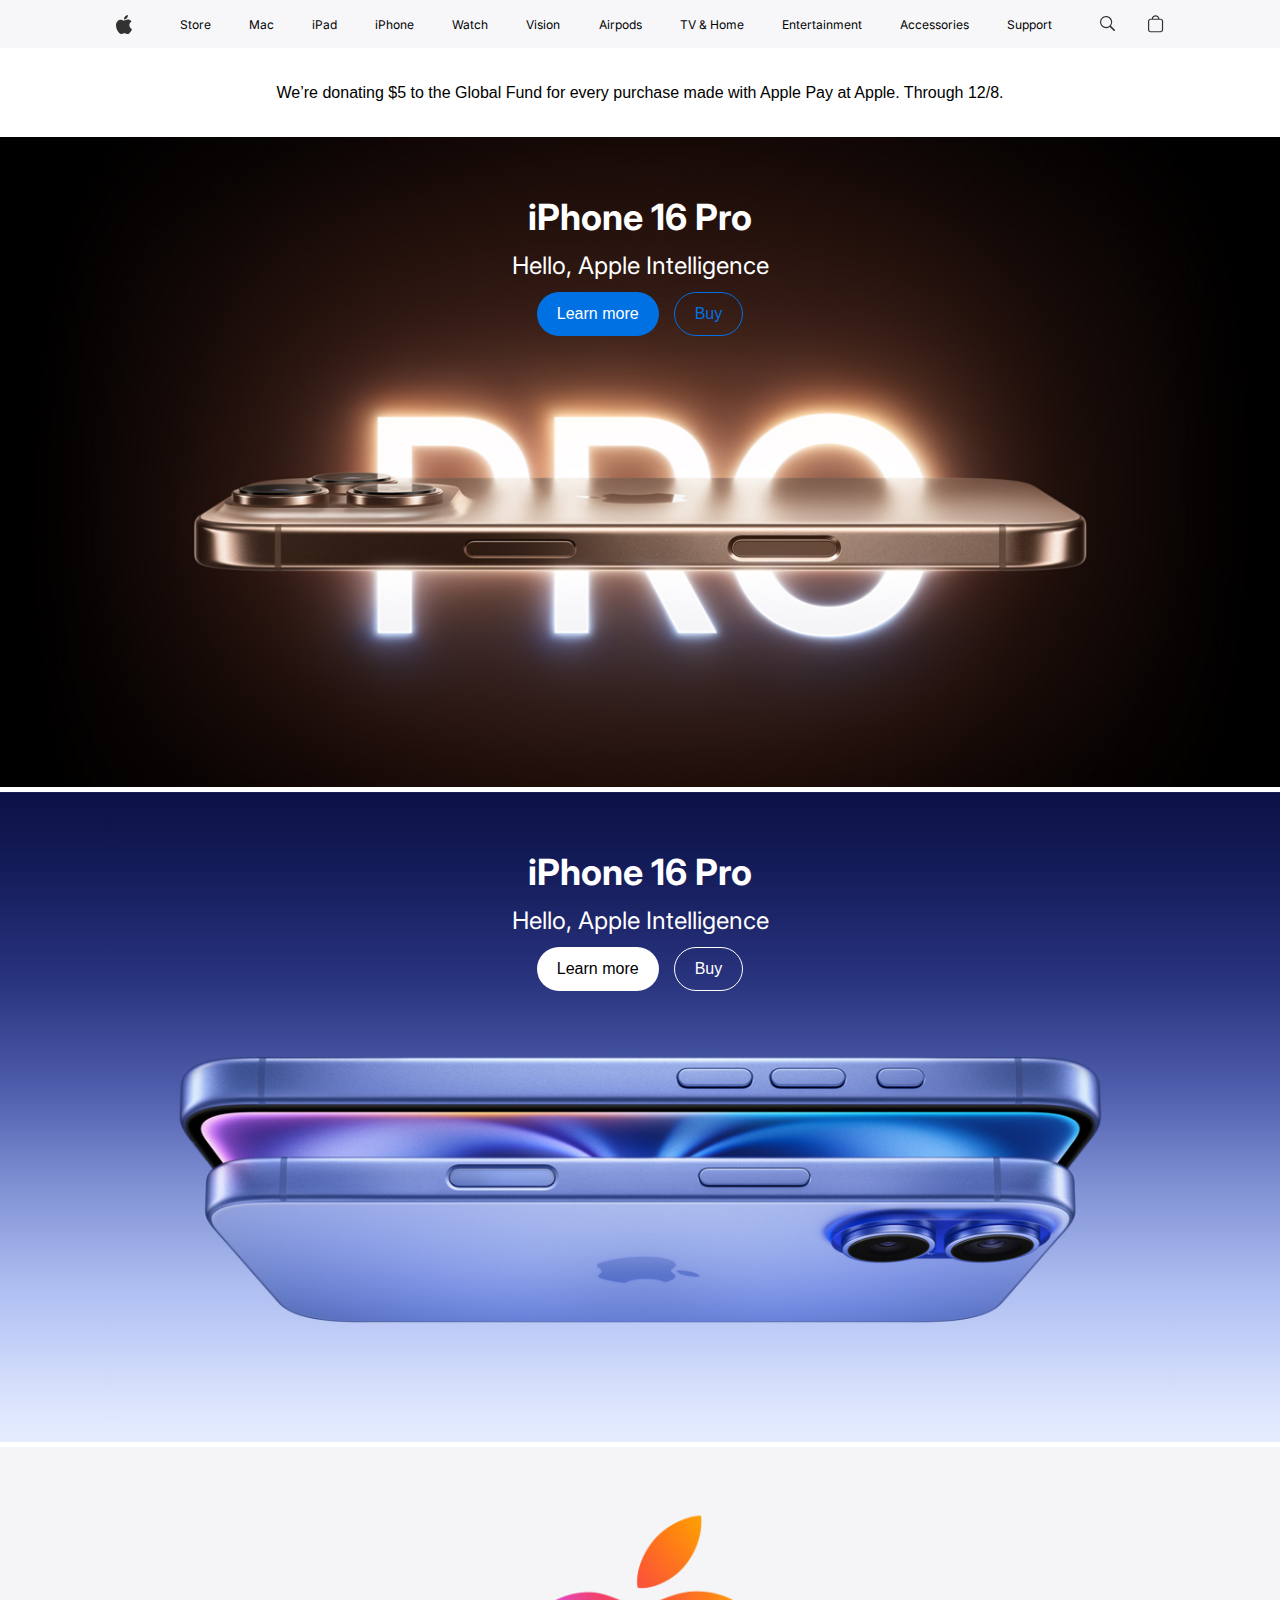
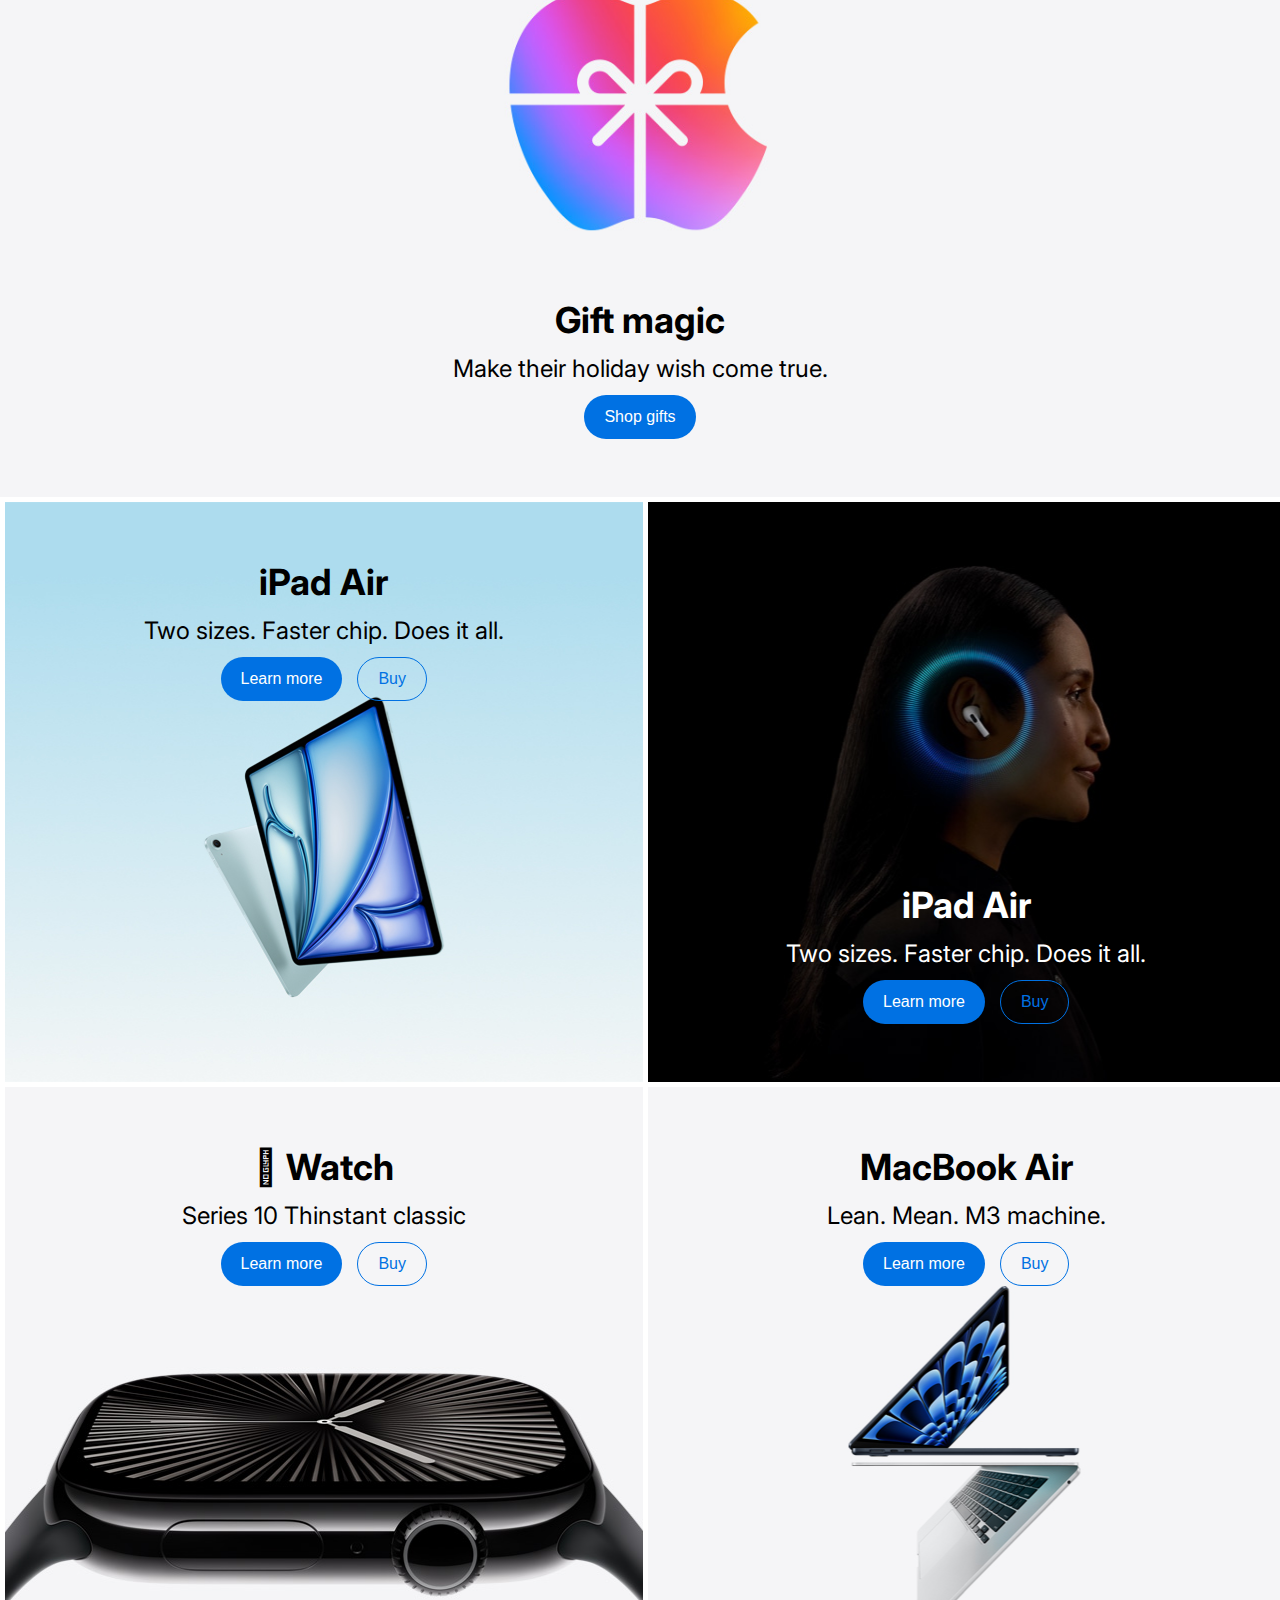
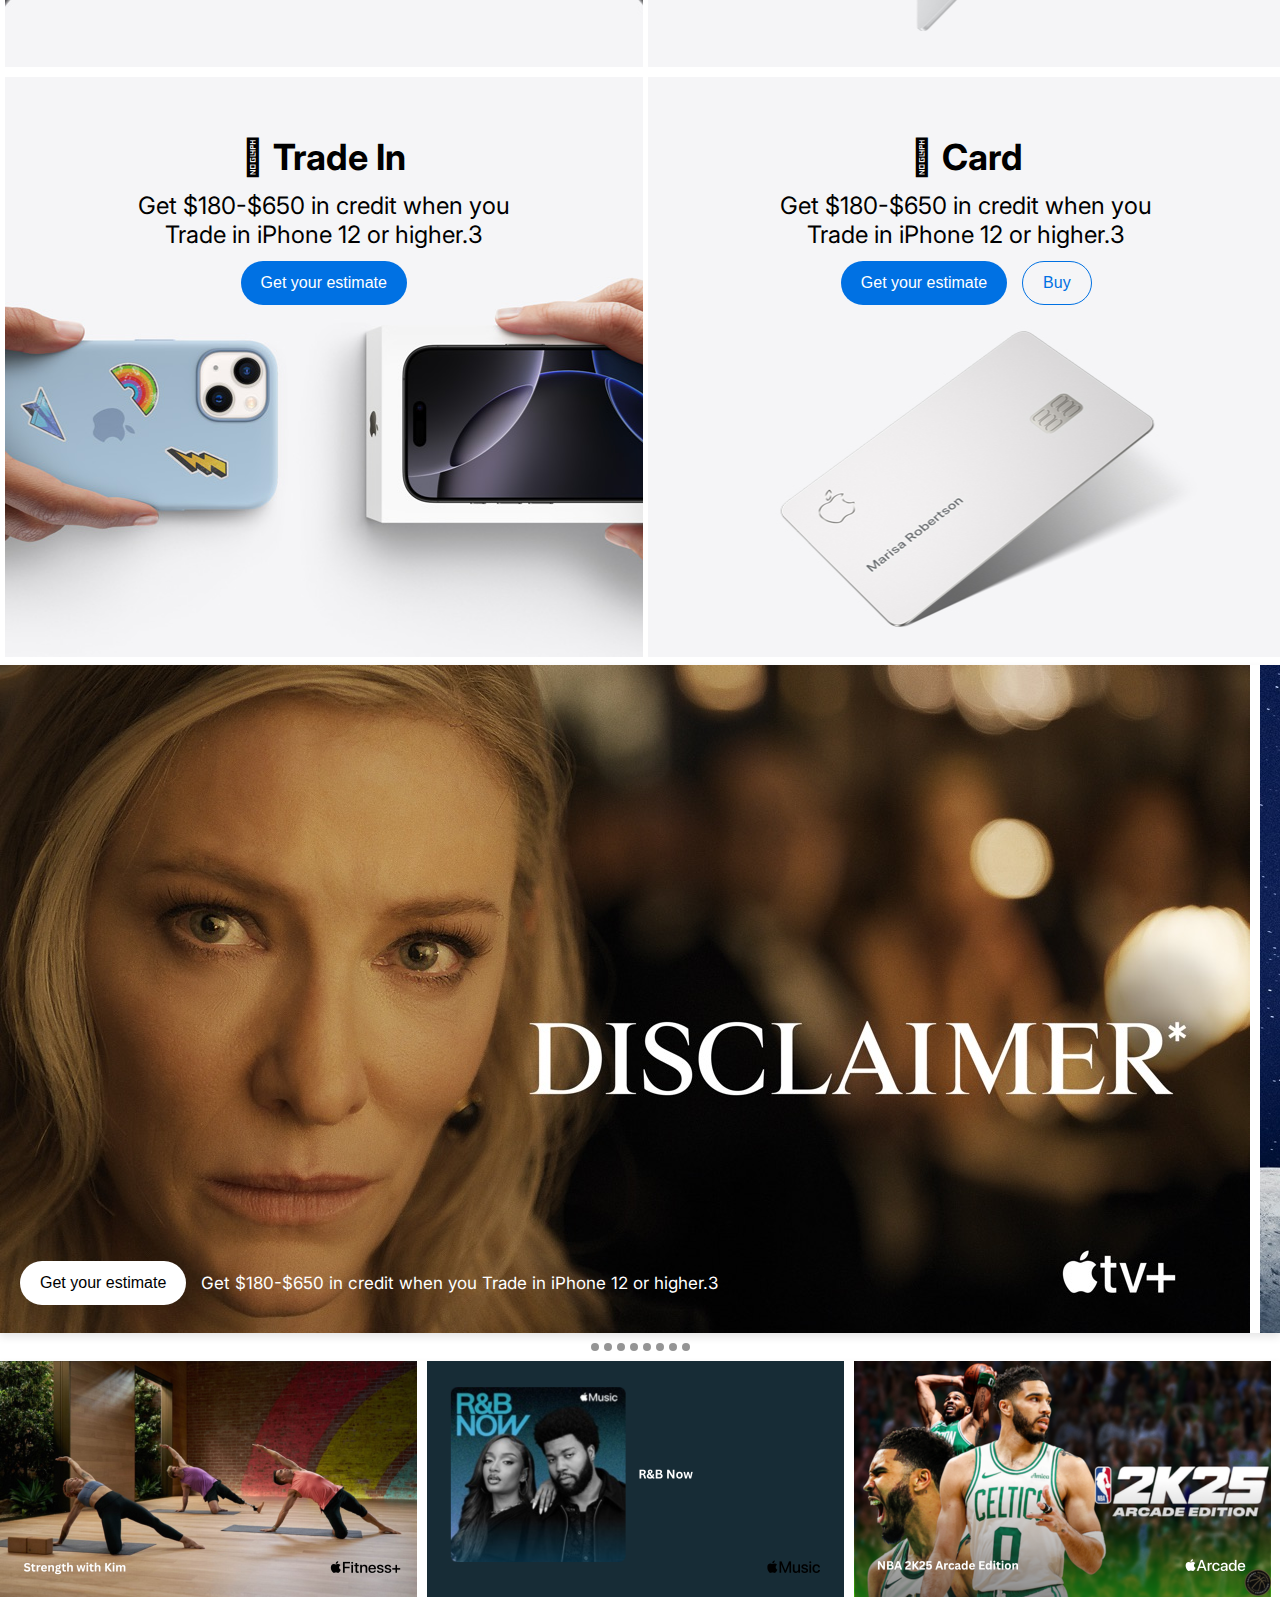
<file: index.html>
<!DOCTYPE html>
<html lang="en">
  <head>
    <meta charset="UTF-8" />
    <meta name="viewport" content="width=device-width, initial-scale=1.0" />
    <title>Apple</title>
    <link rel="stylesheet" href="style.css" />
  </head>
  <body>
    <!-- <h1 class="gradient-text">Gradient Text</h1> -->
    <nav class="navigation-2">
      <div class="navigation">
        <div class="nav_48">
          <img
            src="./apple_images/logo.svg"
            alt="logo"
            width="16px"
            height="19px"
          />
        </div>
        <div class="navigation_items font">
          <a href="./store.html">Store</a>
          <div>Mac</div>
          <div>iPad</div>
          <div>iPhone</div>
          <div>Watch</div>
          <div>Vision</div>
          <div>Airpods</div>
          <div>TV & Home</div>
          <div>Entertainment</div>
          <div>Accessories</div>
          <div>Support</div>
        </div>
        <div class="nav_end">
          <div class="nav_48">
            <img
              src="./apple_images/Vector.svg"
              alt="search"
              width="16.05px"
              height="16.03px"
            />
          </div>
          <div class="nav_48">
            <img
              src="./apple_images/h_vector.svg"
              alt="bag"
              width="15.12px"
              height="17.6px"
            />
          </div>
          <div class="hamburger">
            <div class="nav_48">
              <a href="./store.html"
                ><img src="./apple_images/SVG.svg" alt="ham"
              /></a>
            </div>
          </div>
        </div>
      </div>
    </nav>
    <div class="text">
      <p>
        We’re donating $5 to the Global Fund for every purchase made with
        Apple Pay at Apple. Through 12/8.
      </p>
    </div>
    <style></style>
    <main>
      <div
        class="m_zurag"
        style="
          --mobile-img: url('./apple_images/Figure@2x.png');
          --tablet-img: url('./apple_images/first-tablet.png');
          --desktop-img: url('./apple_images/first-desktop.png');
        "
      >
        <div class="text-item font text-m-end text-t-start text-d-start">
          <h2>iPhone 16 Pro</h2>
          <p>Hello, Apple Intelligence</p>
          <div class="buttons">
            <button class="button_lm">Learn more</button
            ><button class="button_buy">Buy</button>
          </div>
        </div>
      </div>
      <div
        class="m_zurag"
        style="
          --mobile-img: url('./apple_images/second-mobile.png');
          --tablet-img: url('./apple_images/second-tablet.png');
          --desktop-img: url('./apple_images/second-desktop.png');
        "
      >
        <div class="text-item font text-m-start text-t-start text-d-start">
          <h2>iPhone 16 Pro</h2>
          <p>Hello, Apple Intelligence</p>
          <div class="buttons">
            <button class="button_lm black ba_white">Learn more</button
            ><button class="button_buy bo_white">Buy</button>
          </div>
        </div>
      </div>
      <div
        class="m_zurag gift"
        style="
          --mobile-img: url('./apple_images/second-mobile.png');
          --tablet-img: url('./apple_images/second-tablet.png');
          --desktop-img: url('./apple_images/second_half_desktop.png');
        "
      >
        <div class="text-item font black text-d-end">
          <h2>Gift magic</h2>
          <p>Make their holiday wish come true.</p>
          <div class="buttons">
            <button class="button_lm">Shop gifts</button>
          </div>
        </div>
      </div>
      <div class="width_50">
        <div
          class="m_zurag ipad"
          style="
            --mobile-img: url('./apple_images/guraw_mobile.png');
            --tablet-img: url('./apple_images/guraw_tablet.png');
            --desktop-img: url('./apple_images/guraw_desktop.png');
          "
        >
          <div
            class="text-item font text-m-start text-t-start text-d-start black"
          >
            <h2>iPad Air</h2>
            <p>Two sizes. Faster chip. Does it all.</p>
            <div class="buttons">
              <button class="button_lm">Learn more</button
              ><button class="button_buy">Buy</button>
            </div>
          </div>
        </div>
        <div
          class="m_zurag airpod2"
          style="
            --mobile-img: url('./apple_images/guraw_mobile.png');
            --tablet-img: url('./apple_images/guraw_tablet.png');
            --desktop-img: url('./apple_images/airpod2_desktop.png');
          "
        >
          <div class="text-item font text-m-start text-t-start text-d-end">
            <h2>iPad Air</h2>
            <p>Two sizes. Faster chip. Does it all.</p>
            <div class="buttons">
              <button class="button_lm">Learn more</button
              ><button class="button_buy">Buy</button>
            </div>
          </div>
        </div>
      </div>
      <div class="width_50-1">
        <div
          class="m_zurag airpod4"
          style="
            --mobile-img: url('./apple_images/airpod4_mobile.png');
            --tablet-img: url('./apple_images/airpod4_tablet.png');
            --desktop-img: url('./apple_images/airpod2_desktop.png');
          "
        >
          <div class="text-item font text-m-end text-t-end text-d-end">
            <h2>Airpod 4</h2>
            <p>Two sizes. Faster chip. Does it all.</p>
            <div class="buttons">
              <button class="button_lm">Learn more</button
              ><button class="button_buy">Buy</button>
            </div>
          </div>
        </div>
        <div
          class="m_zurag watch"
          style="
            --mobile-img: url('./apple_images/watch_mobile.png');
            --tablet-img: url('./apple_images/watch_tablet.png');
            --desktop-img: url('./apple_images/watch_desktop.png');
          "
        >
          <div
            class="text-item black font text-m-start text-t-start text-d-start"
          >
            <h2> Watch</h2>
            <p>Series 10 Thinstant classic</p>
            <div class="buttons">
              <button class="button_lm">Learn more</button
              ><button class="button_buy">Buy</button>
            </div>
          </div>
        </div>
        <div
          class="m_zurag watch"
          style="
            --mobile-img: url('./apple_images/mac_mobile.png');
            --tablet-img: url('./apple_images/mac_tablet.png');
            --desktop-img: url('./apple_images/mac_desktop.png');
          "
        >
          <div
            class="text-item black font text-m-start text-t-start text-d-start"
          >
            <h2>MacBook Air</h2>
            <p>Lean. Mean. M3 machine.</p>
            <div class="buttons">
              <button class="button_lm">Learn more</button
              ><button class="button_buy">Buy</button>
            </div>
          </div>
        </div>
        <div
          class="m_zurag buss"
          style="
            --mobile-img: url('./apple_images/bussiness_mobile.png');
            --tablet-img: url('./apple_images/bussiness_tablet.png');
            --desktop-img: url('./apple_images/mac_desktop.png');
          "
        >
          <div
            class="text-item max-width black font text-m-start text-t-start text-d-start"
          >
            <h2>Apple for Small Bussiness</h2>
            <p>Hardware, software, and expert help - all in one place.</p>
            <div class="buttons">
              <button class="button_lm">Learn more</button>
            </div>
          </div>
        </div>
        <div
          class="m_zurag buss"
          style="
            --mobile-img: url('./apple_images/carrier_mobile.png');
            --tablet-img: url('./apple_images/carrier_tablet.png\'');
            --desktop-img: url('./apple_images/mac_desktop.png');
          "
        >
          <div
            class="text-item max-width black font text-m-end text-t-end text-d-end"
          >
            <h2>Carrier deals at Apple</h2>
            <p>
              Get up to $1000 in credit on a new iPhone. Trade-in may be
              required.
            </p>
            <div class="buttons">
              <button class="button_lm">Learn more</button>
            </div>
          </div>
        </div>
        <div
          class="m_zurag watch"
          style="
            --mobile-img: url('./apple_images/trade_mobile.png');
            --tablet-img: url('./apple_images/trade_tablet.png');
            --desktop-img: url('./apple_images/trade_desktop.png');
          "
        >
          <div
            class="text-item max-width black font text-m-start text-t-start text-d-start"
          >
            <h2> Trade In</h2>
            <p>
              Get $180-$650 in credit when you Trade in iPhone 12 or higher.3
            </p>
            <div class="buttons">
              <button class="button_lm">Get your estimate</button>
            </div>
          </div>
        </div>
        <div
          class="m_zurag card"
          style="
            --mobile-img: url('./apple_images/trade_mobile.png');
            --tablet-img: url('./apple_images/trade_tablet.png');
            --desktop-img: url('./apple_images/card_desktop.png');
          "
        >
          <div
            class="text-item max-width black font text-m-start text-t-start text-d-start"
          >
            <h2> Card</h2>
            <p>
              Get $180-$650 in credit when you Trade in iPhone 12 or higher.3
            </p>
            <div class="buttons">
              <button class="button_lm">Get your estimate</button
              ><button class="button_buy">Buy</button>
            </div>
          </div>
        </div>
      </div>
      <!-- ============================================================================ -->
      <!-- SCROLL -->
      <div class="scroller">
        <div class="scroller__inner">
          <div
            class="scroll-item"
            id="1"
            style="
              --mobile-img: url('./apple_images/scroll1_mobile.png');
              --tablet-img: url('./apple_images/scroll1_tablet.png');
              --desktop-img: url('./apple_images/scroll1_desktop.png');
            "
          >
            <div class="text-item-scroll font text-end">
              <div class="buttons">
                <button class="button_lm ba_white black">
                  Get your estimate
                </button>
                <p class="white start">
                  Get $180-$650 in credit when you Trade in iPhone 12 or
                  higher.3
                </p>
              </div>
            </div>
          </div>
          <div
            class="scroll-item"
            id="2"
            style="
              --mobile-img: url('./apple_images/scroll2_mobile.png');
              --tablet-img: url('./apple_images/scroll2_tablet.png');
              --desktop-img: url('./apple_images/scroll2_desktop.png');
            "
          >
            <div class="text-item-scroll font text-end">
              <div class="buttons">
                <button class="button_lm ba_white black">
                  Get your estimate
                </button>
                <p class="white start button_size14">
                  Get $180-$650 in credit when you Trade in iPhone 12 or
                  higher.3
                </p>
              </div>
            </div>
          </div>
          <div
            class="scroll-item"
            id="3"
            style="
              --mobile-img: url('./apple_images/scroll3_mobile.png');
              --tablet-img: url('./apple_images/scroll3_tablet.png');
              --desktop-img: url('./apple_images/scroll3_desktop.png');
            "
          >
            <div class="text-item-scroll font text-end">
              <div class="buttons">
                <button class="button_lm ba_white black">
                  Get your estimate
                </button>
                <p class="white start">
                  Get $180-$650 in credit when you Trade in iPhone 12 or
                  higher.3
                </p>
              </div>
            </div>
          </div>
          <div
            class="scroll-item"
            id="4"
            style="
              --mobile-img: url('./apple_images/scroll4_mobile.png');
              --tablet-img: url('./apple_images/scroll4_tablet.png');
              --desktop-img: url('./apple_images/scroll4_desktop.png');
            "
          >
            <div class="text-item-scroll font text-end">
              <div class="buttons">
                <button class="button_lm ba_white black">
                  Get your estimate
                </button>
                <p class="white start">
                  Get $180-$650 in credit when you Trade in iPhone 12 or
                  higher.3
                </p>
              </div>
            </div>
          </div>
          <div
            class="scroll-item"
            id="5"
            style="
              --mobile-img: url('./apple_images/scroll5_mobile.png');
              --tablet-img: url('./apple_images/scroll5_tablet.png');
              --desktop-img: url('./apple_images/scroll1_desktop.png');
            "
          >
            <div class="text-item-scroll font text-end">
              <div class="buttons">
                <button class="button_lm ba_white black">
                  Get your estimate
                </button>
                <p class="white start">
                  Get $180-$650 in credit when you Trade in iPhone 12 or
                  higher.3
                </p>
              </div>
            </div>
          </div>
          <div
            class="scroll-item"
            id="6"
            style="
              --mobile-img: url('./apple_images/scroll6_mobile.png');
              --tablet-img: url('./apple_images/scroll6_tablet.png');
              --desktop-img: url('./apple_images/scroll2_desktop.png');
            "
          >
            <div class="text-item-scroll font text-end">
              <div class="buttons">
                <button class="button_lm ba_white black">
                  Get your estimate
                </button>
                <p class="white start">
                  Get $180-$650 in credit when you Trade in iPhone 12 or
                  higher.3
                </p>
              </div>
            </div>
          </div>
          <div
            class="scroll-item"
            id="7"
            style="
              --mobile-img: url('./apple_images/scroll7_mobile.png');
              --tablet-img: url('./apple_images/scroll7_tablet.png');
              --desktop-img: url('./apple_images/scroll3_desktop.png');
            "
          >
            <div class="text-item-scroll font text-end">
              <div class="buttons">
                <button class="button_lm ba_white black">
                  Get your estimate
                </button>
                <p class="white start">
                  Get $180-$650 in credit when you Trade in iPhone 12 or
                  higher.3
                </p>
              </div>
            </div>
          </div>
          <div
            class="scroll-item"
            id="8"
            style="
              --mobile-img: url('./apple_images/scroll8_mobile.png');
              --tablet-img: url('./apple_images/scroll8_tablet.png');
              --desktop-img: url('./apple_images/scroll4_desktop.png');
            "
          >
            <div class="text-item-scroll font text-end">
              <div class="buttons">
                <button class="button_lm ba_white black">
                  Get your estimate
                </button>
                <p class="white start button_size14">
                  Get $180-$650 in credit when you Trade in iPhone 12 or
                  higher.3
                </p>
              </div>
            </div>
          </div>
        </div>
      </div>
      <div class="bullets">
        <a href="#1" class="bullet"></a>
        <a href="#2" class="bullet"></a>
        <a href="#3" class="bullet"></a>
        <a href="#4" class="bullet"></a>
        <a href="#5" class="bullet"></a>
        <a href="#6" class="bullet"></a>
        <a href="#7" class="bullet"></a>
        <a href="#8" class="bullet"></a>
      </div>
      <div class="scroller2">
        <div class="scroller__inner2">
          <div
            class="scroll-item2"
            style="
              --mobile-img: url('./apple_images/scroll2-1_mobile.png.png');
              --tablet-img: url('./apple_images/scroll2-1_tablet.png.png');
              --desktop-img: url('./apple_images/scroll2-1_desktop.png.png');
            "
          ></div>
          <div
            class="scroll-item2"
            style="
              --mobile-img: url('./apple_images/scroll2-2_mobile.png.png');
              --tablet-img: url('./apple_images/scroll2-2_tablet.png.png');
              --desktop-img: url('./apple_images/scroll2-2_desktop.png.png');
            "
          ></div>
          <div
            class="scroll-item2"
            style="
              --mobile-img: url('./apple_images/scroll2-3_mobile.png.png');
              --tablet-img: url('./apple_images/scroll2-3_tablet.png.png');
              --desktop-img: url('./apple_images/scroll2-3_desktop.png.png');
            "
          ></div>
          <div
            class="scroll-item2"
            style="
              --mobile-img: url('./apple_images/scroll2-4_mobile.png.png');
              --tablet-img: url('./apple_images/scroll2-4_tablet.png.png');
              --desktop-img: url('./apple_images/scroll2-4_desktop.png.png');
            "
          ></div>
          <div
            class="scroll-item2"
            style="
              --mobile-img: url('./apple_images/scroll2-5_mobile.png.png');
              --tablet-img: url('./apple_images/scroll2-5_tablet.png.png');
              --desktop-img: url('./apple_images/scroll2-5_desktop.png.png');
            "
          ></div>
          <div
            class="scroll-item2"
            style="
              --mobile-img: url('./apple_images/scroll2-6_mobile.png.png');
              --tablet-img: url('./apple_images/scroll2-6_tablet.png.png');
              --desktop-img: url('./apple_images/scroll2-6_desktop.png.png');
            "
          ></div>
          <div
            class="scroll-item2"
            style="
              --mobile-img: url('./apple_images/scroll2-1_mobile.png.png');
              --tablet-img: url('./apple_images/scroll2-1_tablet.png.png');
              --desktop-img: url('./apple_images/scroll2-1_desktop.png.png');
            "
          ></div>
          <div
            class="scroll-item2"
            style="
              --mobile-img: url('./apple_images/scroll2-2_mobile.png.png');
              --tablet-img: url('./apple_images/scroll2-2_tablet.png.png');
              --desktop-img: url('./apple_images/scroll2-2_desktop.png.png');
            "
          ></div>
          <div
            class="scroll-item2"
            style="
              --mobile-img: url('./apple_images/scroll2-3_mobile.png.png');
              --tablet-img: url('./apple_images/scroll2-3_tablet.png.png');
              --desktop-img: url('./apple_images/scroll2-3_desktop.png.png');
            "
          ></div>
          <div
            class="scroll-item2"
            style="
              --mobile-img: url('./apple_images/scroll2-4_mobile.png.png');
              --tablet-img: url('./apple_images/scroll2-4_tablet.png.png');
              --desktop-img: url('./apple_images/scroll2-4_desktop.png.png');
            "
          ></div>
          <div
            class="scroll-item2"
            style="
              --mobile-img: url('./apple_images/scroll2-5_mobile.png.png');
              --tablet-img: url('./apple_images/scroll2-5_tablet.png.png');
              --desktop-img: url('./apple_images/scroll2-5_desktop.png.png');
            "
          ></div>
          <div
            class="scroll-item2"
            style="
              --mobile-img: url('./apple_images/scroll2-6_mobile.png.png');
              --tablet-img: url('./apple_images/scroll2-6_tablet.png.png');
              --desktop-img: url('./apple_images/scroll2-6_desktop.png.png');
            "
          ></div>
        </div>
      </div>
      <!-- <div class="footer">
        <p class="footer-f">
          1. Trade‑in values will vary based on the condition, year, and
          configuration of your eligible trade‑in device. Not all devices are
          eligible for credit. You must be at least the age of majority to be
          eligible to trade in for credit or for an Apple Gift Card. Trade‑in
          value may be applied toward qualifying new device purchase, or added
          to an Apple Gift Card. Actual value awarded is based on receipt of a
          qualifying device matching the description provided when estimate was
          made. Sales tax may be assessed on full value of a new device
          purchase. In‑store trade‑in requires presentation of a valid photo ID
          (local law may require saving this information). Offer may not be
          available in all stores and may vary between in‑store and online
          trade‑in. Some stores may have additional requirements. Apple or its
          trade‑in partners reserve the right to refuse, cancel, or limit
          quantity of any trade‑in transaction for any reason. More details are
          available from Apple’s trade-in partner for trade‑in and recycling of
          eligible devices. Restrictions and limitations may apply. To access
          and use all Apple Card features and products available only to Apple
          Card users, you must add Apple Card to Wallet on an iPhone or iPad
          that supports and has the latest version of iOS or iPadOS. Apple Card
          is subject to credit approval, available only for qualifying
          applicants in the United States, and issued by Goldman Sachs Bank USA,
          Salt Lake City Branch. Apple Payments Services LLC, a subsidiary of
          Apple Inc., is a service provider of Goldman Sachs Bank USA for Apple
          Card and Savings accounts. Neither Apple Inc. nor Apple Payments
          Services LLC is a bank. If you reside in the U.S. territories, please
          call Goldman Sachs at 877-255-5923 with questions about Apple Card.
          Learn more about how Apple Card applications are evaluated at
          support.apple.com/kb/HT209218. A subscription is required for Apple
          Arcade, Apple Fitness+, Apple Music, and Apple TV. Features are
          subject to change. Some features, applications, and services may not
          be available in all regions or all languages.
        </p>
      </div> -->
    </main>
  </body>
</html>
</file>
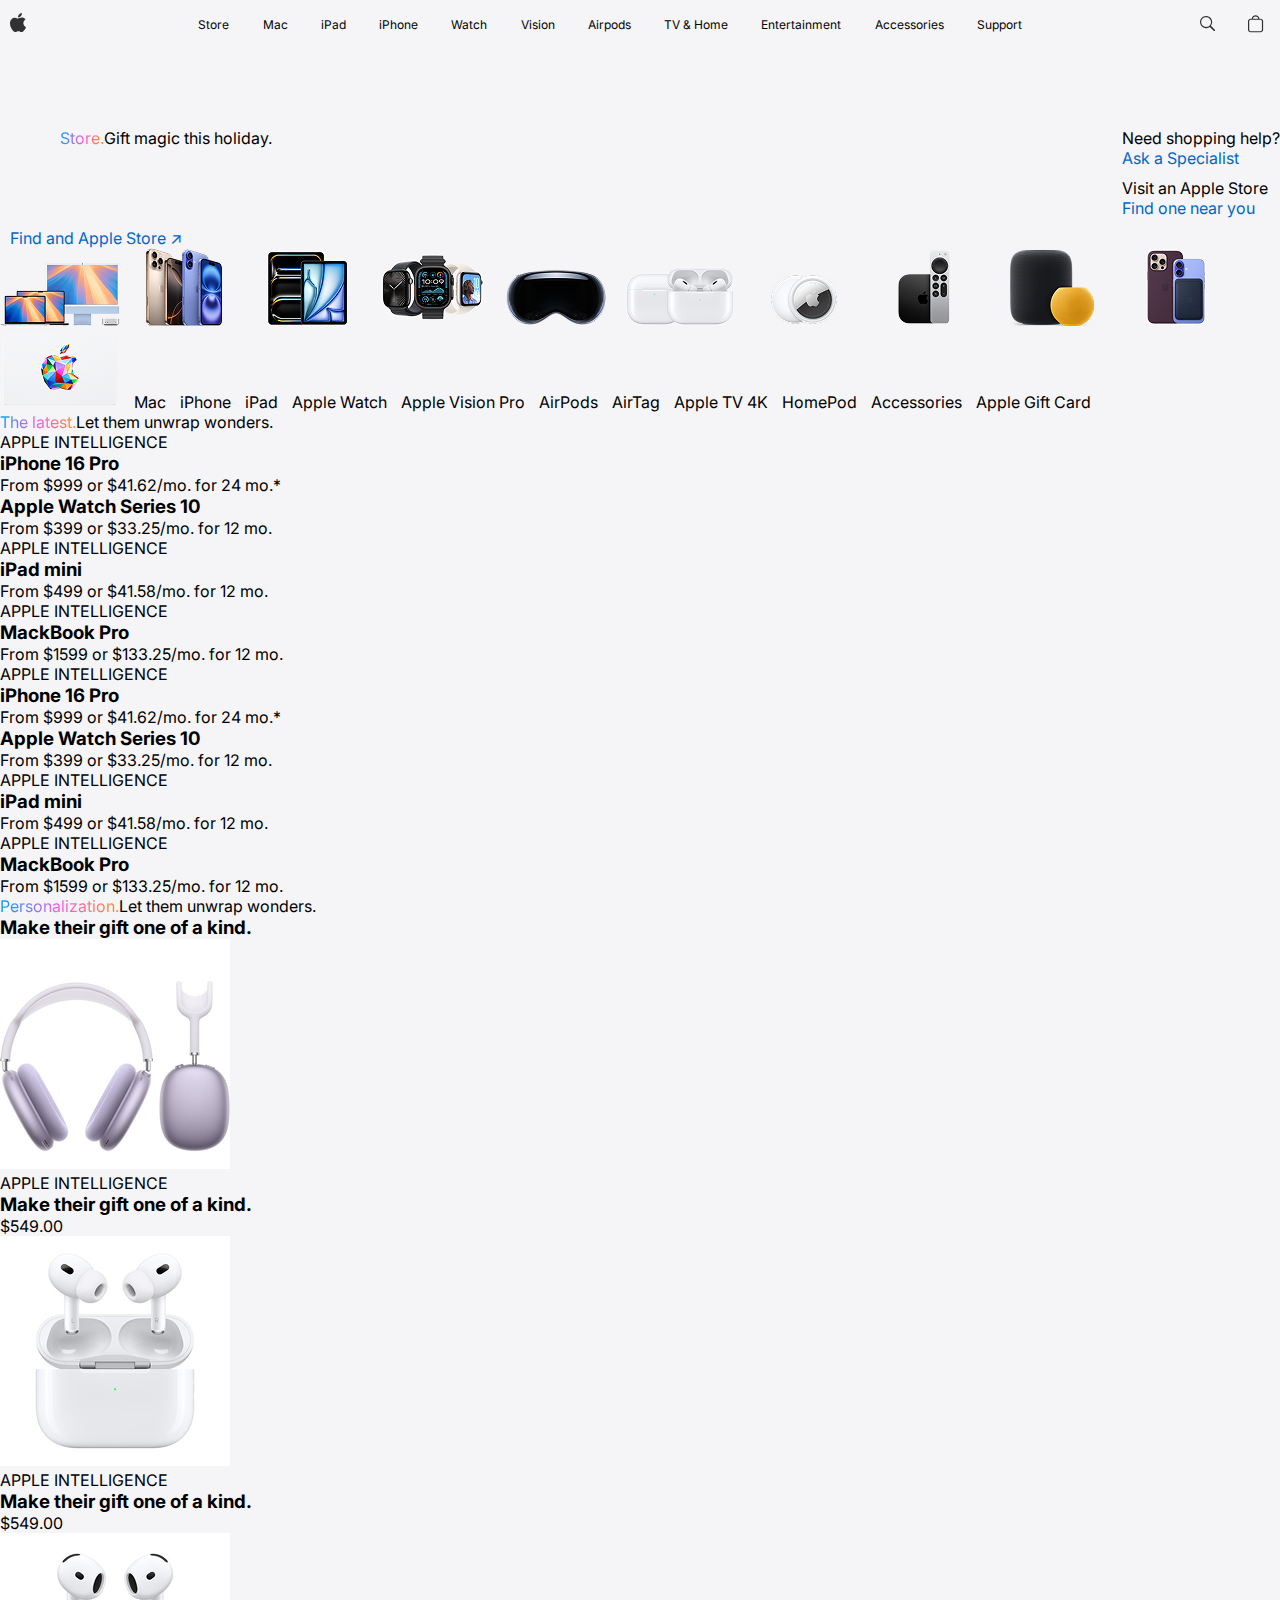
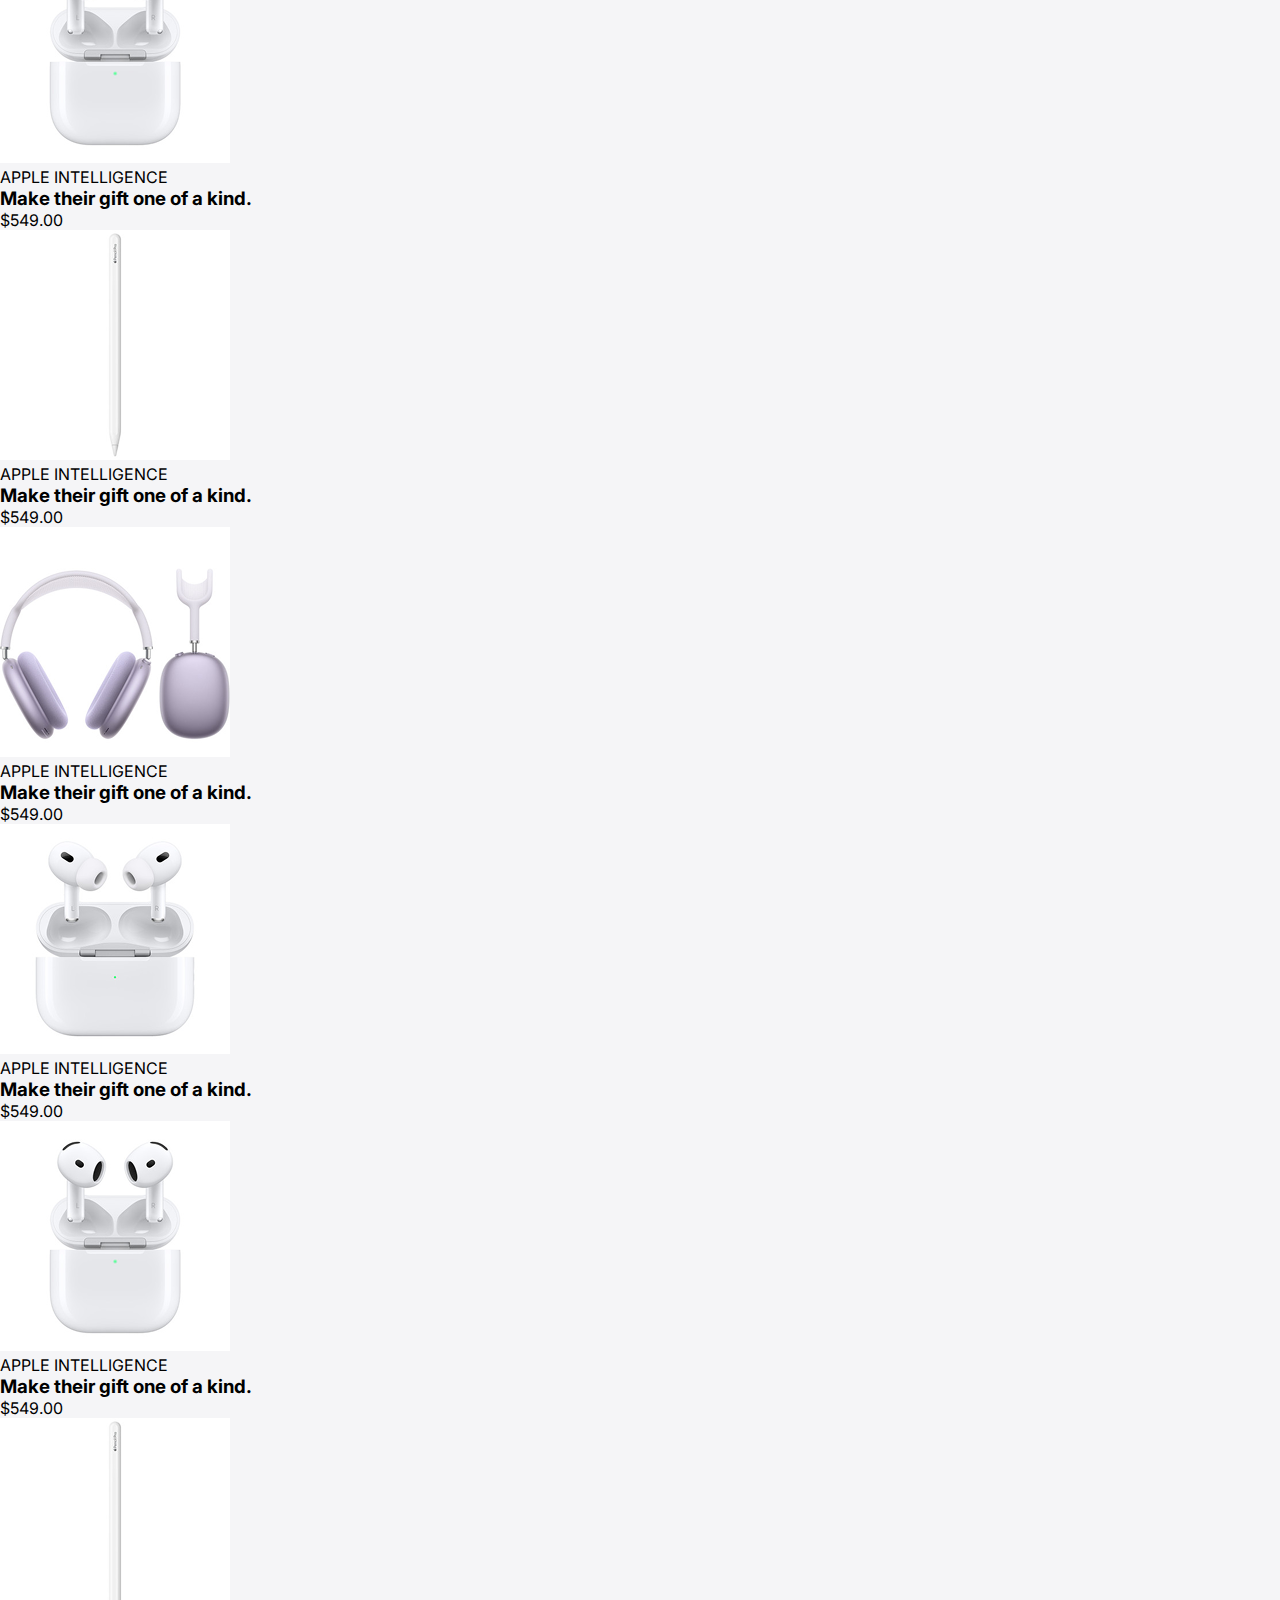
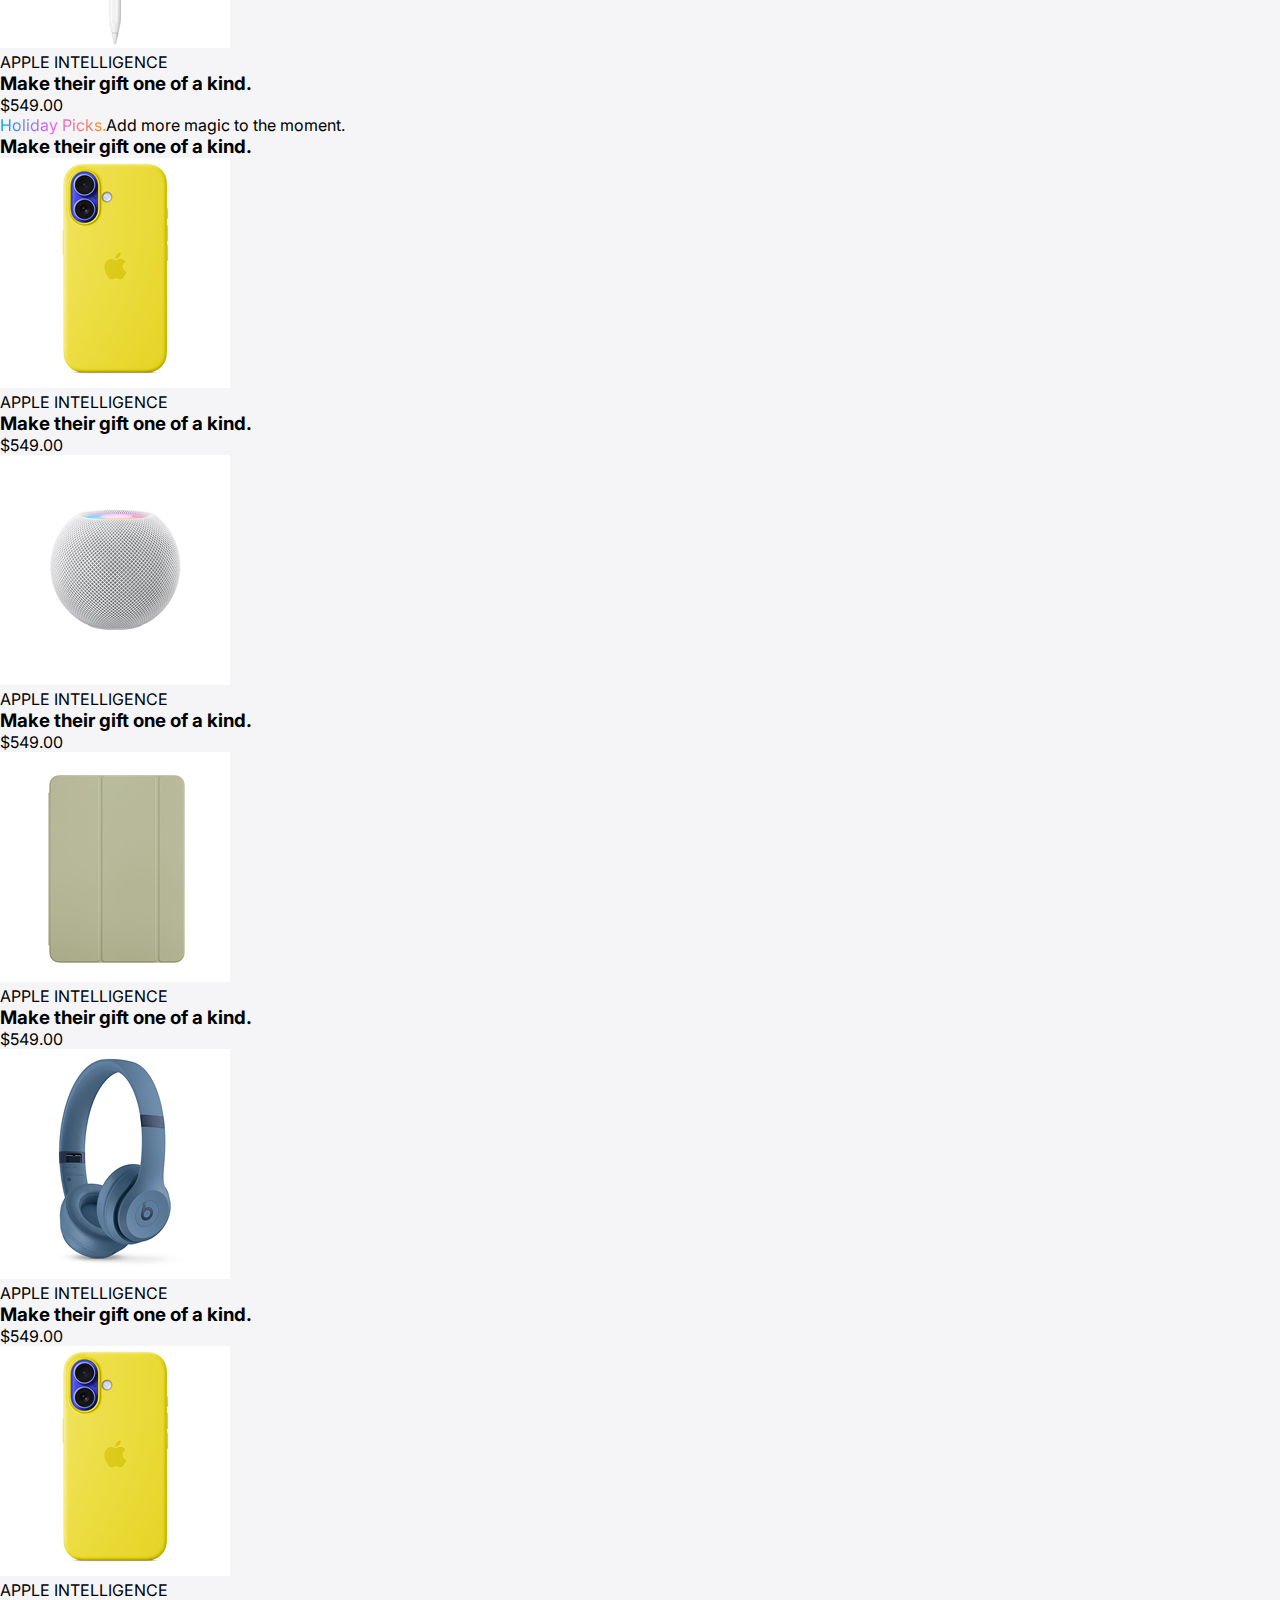
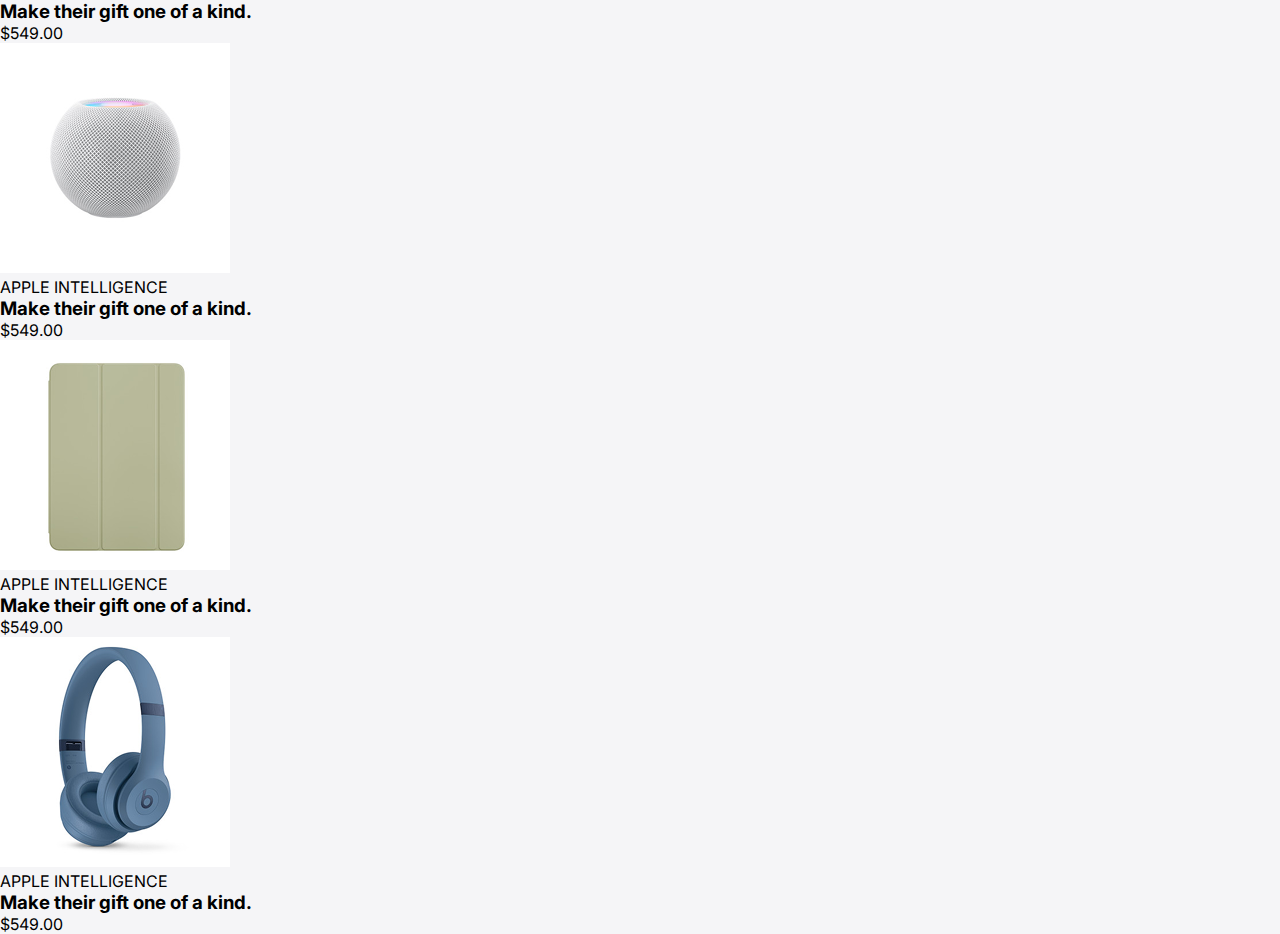
<file: store.html>
<!DOCTYPE html>
<html lang="en">
  <head>
    <meta charset="UTF-8" />
    <meta name="viewport" content="width=device-width, initial-scale=1.0" />
    <title>Store</title>
    <link rel="stylesheet" href="store.css" />
  </head>
  <body>
    <nav class="navigation">
      <div class="logo">
        <a href="./index.html"
          ><img
            src="./apple_images/logo.svg"
            alt="logo"
            width="16px"
            height="19px"
        /></a>
      </div>
      <div class="navigation_items font">
        <a href="./store.html">Store</a>
        <div>Mac</div>
        <div>iPad</div>
        <div>iPhone</div>
        <div>Watch</div>
        <div>Vision</div>
        <div>Airpods</div>
        <div>TV & Home</div>
        <div>Entertainment</div>
        <div>Accessories</div>
        <div>Support</div>
      </div>
      <div class="nav_end">
        <div class="nav_48">
          <img
            src="./apple_images/Vector.svg"
            alt="search"
            width="16.05px"
            height="16.03px"
          />
        </div>
        <div class="nav_48">
          <img
            src="./apple_images/h_vector.svg"
            alt="bag"
            width="15.12px"
            height="17.6px"
          />
        </div>
        <div class="hamburger">
          <div class="nav_48">
            <img src="./apple_images/SVG.svg" alt="ham" />
          </div>
        </div>
      </div>
    </nav>
    <div class="text">
      <p>
        We’re donating $5 to the Global Fund for every purchase made with
        Apple Pay at Apple. Through 12/8.
      </p>
    </div>
    <head>
      <div class="rainbow">
        <img src="./apple_images/rainbow.png" alt="rainbow" />
      </div>
      <div class="store">
        <div class="garchig">
          <p class="gradient-text font-44">Store.</p>
          <p class="gray font-30">Gift magic this holiday.</p>
        </div>
        <div class="hog">
          <p>Need shopping help?</p>
          <p class="blue">Ask a Specialist</p>
          <p>Visit an Apple Store</p>
          <p class="blue">Find one near you</p>
        </div>
      </div>
      <div class="find font-14">
        <a class="blue" chref="">Find and Apple Store ↗</a>
      </div>
      <div class="scroller1">
        <div class="scroller__inner1">
          <div class="scroll1-item">
            <img src="./apple_images/s1-1.png" alt="mac" />
            <img src="./apple_images/s1-2.png" alt="iphone" />
            <img src="./apple_images/s1-3.png" alt="pad" />
            <img src="./apple_images/s1-4.png" alt="watch" />
            <img src="./apple_images/s1-5.png" alt="vision" />
            <img src="./apple_images/s1-6.png" alt="pods" />
            <img src="./apple_images/s1-7.png" alt="tag" />
            <img src="./apple_images/s1-8.png" alt="tv" />
            <img src="./apple_images/s1-9.png" alt="pod" />
            <img src="./apple_images/s1-10.png" alt="acc" />
            <img src="./apple_images/s1-11.png" alt="gift" />
            <a href="">Mac</a>
            <a href="">iPhone</a>
            <a href="">iPad</a>
            <a href="">Apple Watch</a>
            <a href="">Apple Vision Pro</a>
            <a href="">AirPods</a>
            <a href="">AirTag</a>
            <a href="">Apple TV 4K</a>
            <a href="">HomePod</a>
            <a href="">Accessories</a>
            <a href="">Apple Gift Card</a>
          </div>
        </div>
      </div>
    </head>
    <main>
      <!-- ====================================== -->
      <!-- Scroll-2 -->
      <!-- ====================================== -->
      <div class="garchig left-22 top-50">
        <p class="gradient-text font-24">The latest.</p>
        <p class="gray font-24">Let them unwrap wonders.</p>
      </div>
      <div class="scroller1">
        <div class="scroller__inner1">
          <div class="flex">
            <div
              class="m_zurag"
              style="
                --mobile-img: url('./apple_images/s1-1-mobile.png');
                --desktop-img: url('./apple_images/s1-1-desktop.png');
              "
            >
              <div class="card-text">
                <p class="card-orange">APPLE INTELLIGENCE</p>
                <div>
                  <h3 class="card-name">iPhone 16 Pro</h3>
                  <p class="card-price">From $999 or $41.62/mo. for 24 mo.*</p>
                </div>
              </div>
            </div>
            <div
              class="m_zurag"
              style="
                --mobile-img: url('./apple_images/s1-2-mobile.png');
                --desktop-img: url('./apple_images/s1-2-desktop.png');
              "
            >
              <div class="card-text">
                <!-- <p class="card-orange">APPLE INTELLIGENCE</p> -->
                <div>
                  <h3 class="card-name">Apple Watch Series 10</h3>
                  <p class="card-price">From $399 or $33.25/mo. for 12 mo.</p>
                </div>
              </div>
            </div>
            <div
              class="m_zurag"
              style="
                --mobile-img: url('./apple_images/s1-3-mobile.png');
                --desktop-img: url('./apple_images/s1-3-desktop.png');
              "
            >
              <div class="card-text">
                <p class="card-orange">APPLE INTELLIGENCE</p>
                <div>
                  <h3 class="card-name">iPad mini</h3>
                  <p class="card-price">From $499 or $41.58/mo. for 12 mo.</p>
                </div>
              </div>
            </div>
            <div
              class="m_zurag"
              style="
                --mobile-img: url('./apple_images/s1-4-mobile.png');
                --desktop-img: url('./apple_images/s1-4-desktop.png');
              "
            >
              <div class="card-text">
                <p class="card-orange">APPLE INTELLIGENCE</p>
                <div>
                  <h3 class="card-name">MackBook Pro</h3>
                  <p class="card-price">From $1599 or $133.25/mo. for 12 mo.</p>
                </div>
              </div>
            </div>
            <div
              class="m_zurag"
              style="
                --mobile-img: url('./apple_images/s1-1-mobile.png');
                --desktop-img: url('./apple_images/s1-1-desktop.png');
              "
            >
              <div class="card-text">
                <p class="card-orange">APPLE INTELLIGENCE</p>
                <div>
                  <h3 class="card-name">iPhone 16 Pro</h3>
                  <p class="card-price">From $999 or $41.62/mo. for 24 mo.*</p>
                </div>
              </div>
            </div>
            <div
              class="m_zurag"
              style="
                --mobile-img: url('./apple_images/s1-2-mobile.png');
                --desktop-img: url('./apple_images/s1-2-desktop.png');
              "
            >
              <div class="card-text">
                <!-- <p class="card-orange">APPLE INTELLIGENCE</p> -->
                <div>
                  <h3 class="card-name">Apple Watch Series 10</h3>
                  <p class="card-price">From $399 or $33.25/mo. for 12 mo.</p>
                </div>
              </div>
            </div>
            <div
              class="m_zurag"
              style="
                --mobile-img: url('./apple_images/s1-3-mobile.png');
                --desktop-img: url('./apple_images/s1-3-desktop.png');
              "
            >
              <div class="card-text">
                <p class="card-orange">APPLE INTELLIGENCE</p>
                <div>
                  <h3 class="card-name">iPad mini</h3>
                  <p class="card-price">From $499 or $41.58/mo. for 12 mo.</p>
                </div>
              </div>
            </div>
            <div
              class="m_zurag"
              style="
                --mobile-img: url('./apple_images/s1-4-mobile.png');
                --desktop-img: url('./apple_images/s1-4-desktop.png');
              "
            >
              <div class="card-text">
                <p class="card-orange">APPLE INTELLIGENCE</p>
                <div>
                  <h3 class="card-name">MackBook Pro</h3>
                  <p class="card-price">From $1599 or $133.25/mo. for 12 mo.</p>
                </div>
              </div>
            </div>
          </div>
        </div>
      </div>
      <!-- ====================================== -->
      <!-- Scroll-2 -->
      <!-- ====================================== -->
      <div class="garchig left-22 top-50">
        <p class="gradient-text font-24">Personalization.</p>
        <p class="gray font-24">Let them unwrap wonders.</p>
      </div>
      <div class="scroller1">
        <div class="scroller__inner1">
          <div class="flex">
            <div
              class="m_zurag"
              style="
                --mobile-img: url('./apple_images/s2-1-mobile.png');
                --desktop-img: url('./apple_images/s2-1-desktop.png');
              "
            >
              <div class="card-text">
                <!-- <p class="card-orange">APPLE INTELLIGENCE</p> -->
                <div>
                  <h3 class="width-197 card-name">
                    Make their gift one of a kind.
                  </h3>
                  <!-- <p class="card-price">From $1599 or $133.25/mo. for 12 mo.</p> -->
                </div>
              </div>
            </div>
            <div class="s_zurag">
              <img class="img-230" src="./apple_images/s2-2.png" alt="s2-2" />
              <div class="card-text">
                <p class="card-orange2">APPLE INTELLIGENCE</p>
                <div>
                  <h3 class="card-name2">Make their gift one of a kind.</h3>
                  <p class="card-price2">$549.00</p>
                </div>
              </div>
            </div>
            <div class="s_zurag">
              <img class="img-230" src="./apple_images/s2-3.png" alt="s2-3" />
              <div class="card-text">
                <p class="card-orange2">APPLE INTELLIGENCE</p>
                <div>
                  <h3 class="card-name2">Make their gift one of a kind.</h3>
                  <p class="card-price2">$549.00</p>
                </div>
              </div>
            </div>
            <div class="s_zurag">
              <img class="img-230" src="./apple_images/s2-4.png" alt="s2-4" />
              <div class="card-text">
                <p class="card-orange2">APPLE INTELLIGENCE</p>
                <div>
                  <h3 class="card-name2">Make their gift one of a kind.</h3>
                  <p class="card-price2">$549.00</p>
                </div>
              </div>
            </div>
            <div class="s_zurag">
              <img class="img-230" src="./apple_images/s2-5.png" alt="s2-5" />
              <div class="card-text">
                <p class="card-orange2">APPLE INTELLIGENCE</p>
                <div>
                  <h3 class="card-name2">Make their gift one of a kind.</h3>
                  <p class="card-price2">$549.00</p>
                </div>
              </div>
            </div>
            <div class="s_zurag">
              <img class="img-230" src="./apple_images/s2-2.png" alt="s2-2" />
              <div class="card-text">
                <p class="card-orange2">APPLE INTELLIGENCE</p>
                <div>
                  <h3 class="card-name2">Make their gift one of a kind.</h3>
                  <p class="card-price2">$549.00</p>
                </div>
              </div>
            </div>
            <div class="s_zurag">
              <img class="img-230" src="./apple_images/s2-3.png" alt="s2-3" />
              <div class="card-text">
                <p class="card-orange2">APPLE INTELLIGENCE</p>
                <div>
                  <h3 class="card-name2">Make their gift one of a kind.</h3>
                  <p class="card-price2">$549.00</p>
                </div>
              </div>
            </div>
            <div class="s_zurag">
              <img class="img-230" src="./apple_images/s2-4.png" alt="s2-4" />
              <div class="card-text">
                <p class="card-orange2">APPLE INTELLIGENCE</p>
                <div>
                  <h3 class="card-name2">Make their gift one of a kind.</h3>
                  <p class="card-price2">$549.00</p>
                </div>
              </div>
            </div>
            <div class="s_zurag">
              <img class="img-230" src="./apple_images/s2-5.png" alt="s2-5" />
              <div class="card-text">
                <p class="card-orange2">APPLE INTELLIGENCE</p>
                <div>
                  <h3 class="card-name2">Make their gift one of a kind.</h3>
                  <p class="card-price2">$549.00</p>
                </div>
              </div>
            </div>
          </div>
        </div>
      </div>
      <!-- ====================================== -->
      <!-- Scroll-3 -->
      <!-- ====================================== -->
      <div class="garchig left-22 top-50">
        <p class="gradient-text font-24">Holiday Picks.</p>
        <p class="gray font-24">Add more magic to the moment.</p>
      </div>
      <div class="scroller1">
        <div class="scroller__inner1">
          <div class="flex">
            <div
              class="m_zurag"
              style="
                --mobile-img: url('./apple_images/s3-1-mobile.png');
                --desktop-img: url('./apple_images/s3-1-desktop.png');
              "
            >
              <div class="card-text">
                <!-- <p class="card-orange">APPLE INTELLIGENCE</p> -->
                <div>
                  <h3 class="width-197 card-name">
                    Make their gift one of a kind.
                  </h3>
                  <!-- <p class="card-price">From $1599 or $133.25/mo. for 12 mo.</p> -->
                </div>
              </div>
            </div>
            <div class="s_zurag">
              <img class="img-230" src="./apple_images/s3-2.png" alt="s3-2" />
              <div class="card-text">
                <p class="card-orange2">APPLE INTELLIGENCE</p>
                <div>
                  <h3 class="card-name2">Make their gift one of a kind.</h3>
                  <p class="card-price2">$549.00</p>
                </div>
              </div>
            </div>
            <div class="s_zurag">
              <img class="img-230" src="./apple_images/s3-3.png" alt="s3-3" />
              <div class="card-text">
                <p class="card-orange2">APPLE INTELLIGENCE</p>
                <div>
                  <h3 class="card-name2">Make their gift one of a kind.</h3>
                  <p class="card-price2">$549.00</p>
                </div>
              </div>
            </div>
            <div class="s_zurag">
              <img class="img-230" src="./apple_images/s3-4.png" alt="s3-4" />
              <div class="card-text">
                <p class="card-orange2">APPLE INTELLIGENCE</p>
                <div>
                  <h3 class="card-name2">Make their gift one of a kind.</h3>
                  <p class="card-price2">$549.00</p>
                </div>
              </div>
            </div>
            <div class="s_zurag">
              <img class="img-230" src="./apple_images/s3-5.png" alt="s3-5" />
              <div class="card-text">
                <p class="card-orange2">APPLE INTELLIGENCE</p>
                <div>
                  <h3 class="card-name2">Make their gift one of a kind.</h3>
                  <p class="card-price2">$549.00</p>
                </div>
              </div>
            </div>
            <div class="s_zurag">
              <img class="img-230" src="./apple_images/s3-2.png" alt="s3-2" />
              <div class="card-text">
                <p class="card-orange2">APPLE INTELLIGENCE</p>
                <div>
                  <h3 class="card-name2">Make their gift one of a kind.</h3>
                  <p class="card-price2">$549.00</p>
                </div>
              </div>
            </div>
            <div class="s_zurag">
              <img class="img-230" src="./apple_images/s3-3.png" alt="s3-3" />
              <div class="card-text">
                <p class="card-orange2">APPLE INTELLIGENCE</p>
                <div>
                  <h3 class="card-name2">Make their gift one of a kind.</h3>
                  <p class="card-price2">$549.00</p>
                </div>
              </div>
            </div>
            <div class="s_zurag">
              <img class="img-230" src="./apple_images/s3-4.png" alt="s3-4" />
              <div class="card-text">
                <p class="card-orange2">APPLE INTELLIGENCE</p>
                <div>
                  <h3 class="card-name2">Make their gift one of a kind.</h3>
                  <p class="card-price2">$549.00</p>
                </div>
              </div>
            </div>
            <div class="s_zurag">
              <img class="img-230" src="./apple_images/s3-5.png" alt="s3-5" />
              <div class="card-text">
                <p class="card-orange2">APPLE INTELLIGENCE</p>
                <div>
                  <h3 class="card-name2">Make their gift one of a kind.</h3>
                  <p class="card-price2">$549.00</p>
                </div>
              </div>
            </div>
          </div>
        </div>
      </div>
    </main>
  </body>
</html>
</file>
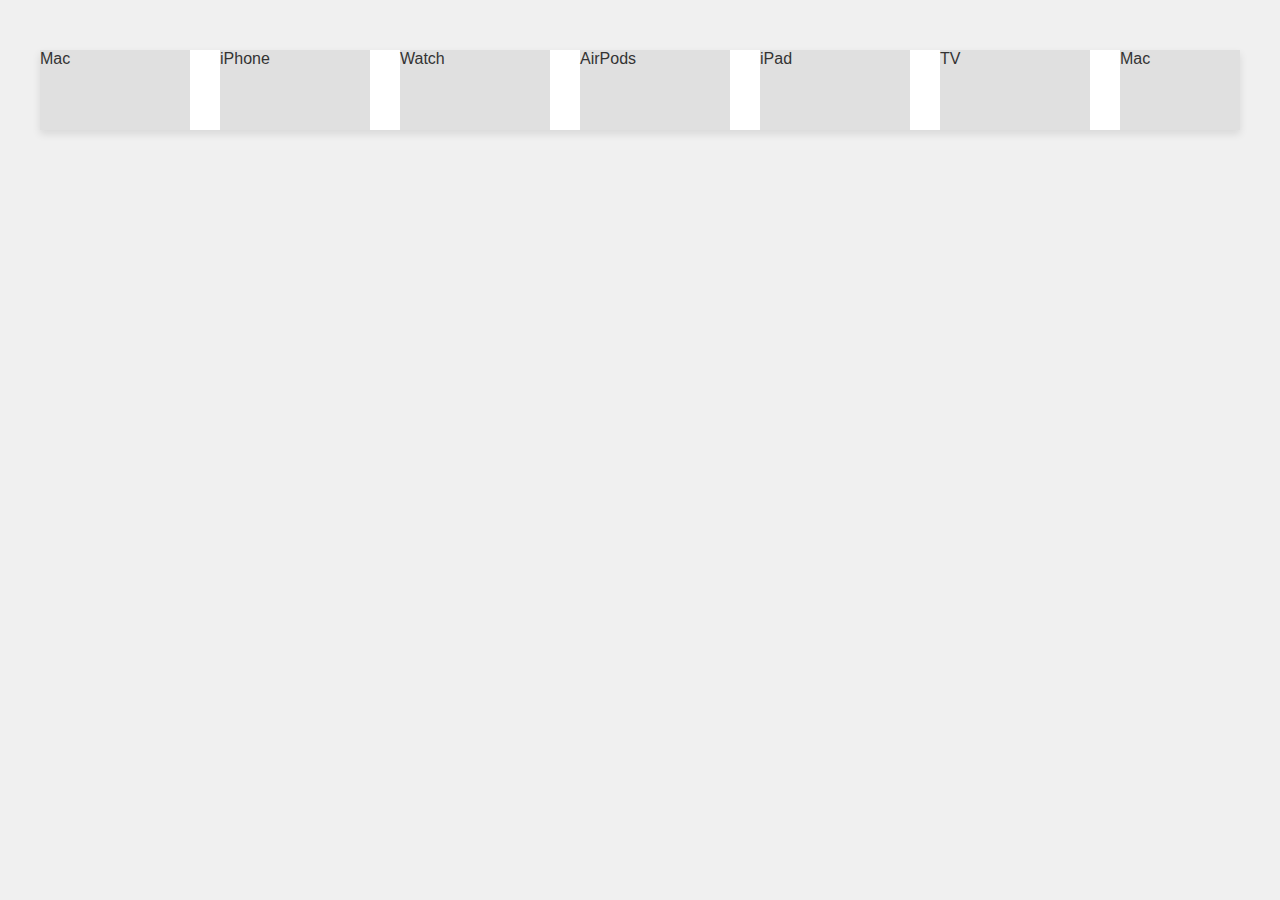
<file: test.html>
<!DOCTYPE html>
<html lang="en">
  <head>
    <meta charset="UTF-8" />
    <meta name="viewport" content="width=device-width, initial-scale=1.0" />
    <title>Infinite Scroll Example</title>
    <style>
      /* ======================================================= */
      /* I. ЕРӨНХИЙ ТОХИРГОО */
      /* ======================================================= */
      body {
        font-family: Arial, sans-serif;
        margin: 0;
        padding: 50px 0;
        background-color: #f0f0f0;
        display: flex;
        justify-content: center;
      }

      /* ======================================================= */
      /* II. KEYFRAMES (Хөдөлгөөн) */
      /* ======================================================= */
      @keyframes infiniteScroll {
        0% {
          transform: translateX(0); /* Эхлэлийн байрлал */
        }
        /* Контентийн 50% хүртэл зүүн тийш шилжүүлнэ (давхардсан контенттой тул) */
        100% {
          transform: translateX(-50%);
        }
      }

      .scroller {
        width: 100%; /* Жишээ нь, дэлгэцийн 90%-ийг авна */
        max-width: 1200px;
        overflow: hidden; /* Гүйлгэх барыг нууна */
        background-color: white;
        box-shadow: 0 4px 8px rgba(0, 0, 0, 0.1);
      }

      /* Hover хийхэд animation-ийг зогсооно */
      .scroller:hover .scroller__inner {
        animation-play-state: paused;
      }

      .scroller__inner {
        display: flex;
        flex-direction: row;
        width: max-content; /* Контентээс хамаарч өргөнөө тохируулна */
        gap: 30px; /* Item-уудын хоорондох зай */

        /* Animation-ийг тохируулах: 20 секунд, жигд хурд, тасралтгүй давталт */
        animation: infiniteScroll 20s linear infinite;
      }

      .scroll-item {
        flex-shrink: 0; /* Item-ууд жижгэрэхгүй байх */
        width: 150px;
        height: 80px;
        display: flex;
        background-color: #e0e0e0;
        color: #333;
      }
    </style>
  </head>
  <body>
    <div class="scroller">
      <div class="scroller__inner">
        <div class="scroll-item">Mac</div>
        <div class="scroll-item">iPhone</div>
        <div class="scroll-item">Watch</div>
        <div class="scroll-item">AirPods</div>
        <div class="scroll-item">iPad</div>
        <div class="scroll-item">TV</div>

        <div class="scroll-item">Mac</div>
        <div class="scroll-item">iPhone</div>
        <div class="scroll-item">Watch</div>
        <div class="scroll-item">AirPods</div>
        <div class="scroll-item">iPad</div>
        <div class="scroll-item">TV</div>
      </div>
    </div>
  </body>
</html>
</file>
<file: style.css>
@import url("https://fonts.googleapis.com/css2?family=Inter:ital,opsz,wght@0,14..32,100..900;1,14..32,100..900&display=swap");
* {
  margin: 0;
  padding: 0;
}
a {
  text-decoration: none;
  color: black;
}
a:hover {
  color: grey;
}
.font {
  font-family: "Inter", sans-serif;
  font-optical-sizing: auto;
  font-weight: weight;
  font-style: normal;
}
.navigation-2 {
  display: flex;
  height: fit-content;
  justify-content: center;
  background-color: #f5f5f7cc;
  width: 100%;
}
.navigation {
  display: flex;
  height: 48px;
  justify-content: space-between;
  align-items: center;
  width: 100%;
  max-width: 1080px;
}
.nav_48 {
  display: flex;
  height: 48px;
  width: 48px;
  justify-content: center;
  align-items: center;
}
.nav_end {
  display: flex;
  justify-content: end;
  align-items: end;
}
.text {
  display: flex;
  height: 73px;
  text-align: center;
  align-items: center;
  justify-content: center;
  font-family: "AppleFont", sans-serif;
  src: url(./apple_images/Inter/Inter-VariableFont_opsz\wght.ttf);
  padding: 8px;
}
.text-item {
  color: white;
  text-align: center;
  justify-content: center;
  display: flex;
  flex-direction: column;
  gap: 12px;
  /* border: red solid 2px; */
  font-size: 18px;
}
.text-item-scroll {
  display: none;
  color: white;
  text-align: center;
  justify-content: start;
  gap: 5px;
  align-items: center;
  margin-left: 20px;
}
.buttons {
  display: flex;
  justify-content: center;
  gap: 15px;
  align-items: center;
}
.button_lm {
  display: flex;
  height: 44px;
  padding: 0 20px;
  background-color: #0071e3;
  border-radius: 22px;
  text-align: center;
  justify-content: center;
  align-items: center;
  font-size: 16px;
  border: none;
  color: white;
  width: fit-content;
}
.button_lm:hover {
  background-color: #3188df;
}
.button_buy {
  display: flex;
  height: 44px;
  padding: 0 20px;
  border: solid 1px #0071e3;
  background: none;
  border-radius: 22px;
  text-align: center;
  justify-content: center;
  align-items: center;
  font-size: 16px;
  color: #0071e3;
}
.button_buy:hover {
  background-color: #0071e3;
  color: white;
}
/* ======================================================= */
/* I. MOBILE (Үндсэн тохиргоо: 600px хүртэл) */
/* ======================================================= */
.m_zurag {
  display: flex;
  background-image: var(--mobile-img);
  width: 100%;
  height: 500px;
  background-size: cover;
  background-position: center center;
  background-repeat: no-repeat;
  margin-bottom: 5px;
  justify-content: center;
}
.text-m-start {
  font-size: 18px;
  justify-content: center;

  margin-bottom: auto;
  margin-top: 36px;
}
.text-m-end {
  font-size: 18px;
  justify-content: center;
  margin-top: auto;
  margin-bottom: 36px;
}
.navigation_items {
  display: none;
}
.gift {
  display: none;
}
.airpod2 {
  display: none;
}
.airpod4 {
  display: grid;
}
.watch {
  height: 500px;
}
.buss {
  display: grid;
  height: 500px;
}
.card {
  display: none;
}
.scroll-item {
  background-image: var(--mobile-img);
  flex-shrink: 0; /* Item-ууд жижгэрэхгүй байх */
  width: 274px;
  height: 495px;
  display: flex;
  align-items: center;
  scroll-snap-align: center;
}
.scroll-item2 {
  background-image: var(--mobile-img);
  flex-shrink: 0; /* Item-ууд жижгэрэхгүй байх */
  width: 238px;
  height: 134px;
  display: flex;
  align-items: center;
}
.scroller {
  width: 100%;
  max-width: 2272px;
}
.scroller2 {
  width: 100%;
  max-width: 1488px;
}
.scroller__inner {
  animation: infiniteScroll 20s linear infinite;
}
.scroller__inner2 {
  animation: infiniteScroll 20s linear infinite;
}

/* ======================================================= */
/* II. TABLET (600px-ээс дээшлэх үед) */
/* ======================================================= */
@media (min-width: 600px) {
  .m_zurag {
    background-image: var(--tablet-img);
    height: 650px;
    width: 100%;
    background-size: cover;
    background-position: center;
    background-repeat: no-repeat;
    margin-bottom: 5px;
  }
  .scroll-item {
    background-image: var(--tablet-img);
    width: 689px;
    height: 368px;
  }
  .scroll-item2 {
    background-image: var(--tablet-img);
    width: 286px;
    height: 161x;
  }
  .text-item-scroll {
    display: flex;
    font-size: 17px;
    width: 800px;
  }
  .text-t-start {
    font-size: 22px;
    justify-content: center;
    margin-bottom: auto;
    margin-top: 58px;
  }
  .text-t-end {
    font-size: 22px;
    justify-content: center;
    margin-top: auto;
    margin-bottom: 58px;
  }
  .width_50-1 {
    display: flex;
    background-position: center;
    width: 100%;
    justify-content: space-between;
    margin: 0 5px;
    gap: 5px;
    display: grid;
    grid-template-columns: repeat(2, 1fr);
  }
  .airpod4 {
    height: 490px;
  }
  .watch {
    height: 490px;
  }
  .buss {
    height: 490px;
  }
  .text-end {
    font-size: 15px;
    justify-content: start;
    align-items: center;
    margin-top: auto;
    margin-bottom: 20px;
  }
  .scroller {
    width: 100%;
    max-width: 5592px;
  }
  .scroller2 {
    width: 100%;
    max-width: 1776px;
  }
  .scroller__inner {
    animation: infiniteScroll 30s linear infinite;
  }
  .scroller__inner2 {
    animation: infiniteScroll 30s linear infinite;
  }
}

/* ======================================================= */
/* II. DESKTOP (900px-ээс дээшлэх үед) */
/* ======================================================= */
@media (min-width: 900px) {
  .m_zurag {
    background-image: var(--desktop-img);
    height: 650px;
    max-width: 2560px;
    margin-left: auto;
    margin-right: auto;
    min-width: 450px;
  }
  .scroll-item {
    background-image: var(--desktop-img);
    width: 1250px;
    height: 668px;
  }
  .scroll-item2 {
    background-image: var(--desktop-img);
    width: 417px;
    height: 236px;
  }
  .text-d-start {
    font-size: 24px;
    justify-content: center;
    margin-bottom: auto;
    margin-top: 58px;
  }
  .text-d-end {
    font-size: 24px;
    justify-content: center;
    margin-top: auto;
    margin-bottom: 58px;
  }
  .hamburger {
    display: none;
  }
  .navigation_items {
    display: flex;
    justify-content: space-evenly;
    align-items: center;
    font-size: 12px;
    max-width: 900px;
    flex-grow: 1;
    gap: 24px;
    padding: 0 10px;
  }
  .gift {
    display: flex;
    height: 650px;
    background-image: var(--desktop-img);
    background-size: cover;
    background-position: center center;
    background-repeat: no-repeat;
    margin-bottom: 5px;
    justify-content: center;
    max-width: 2560px;
  }
  .width_50 {
    display: flex;
    background-position: center;
    width: 100%;
    justify-content: space-between;
    margin: 0 5px;
    gap: 5px;
    display: grid;
    grid-template-columns: repeat(2, 1fr);
  }
  .airpod2 {
    display: grid;
    height: 580px;
  }
  .airpod4 {
    display: none;
  }
  .ipad {
    height: 580px;
  }
  .watch {
    height: 580px;
  }
  .buss {
    display: none;
  }
  .max-width {
    max-width: 400px;
  }
  .card {
    display: grid;
    height: 580px;
  }
  .scroller {
    width: 100%;
    max-width: 3780px;
  }
  .scroller2 {
    width: 100%;
    max-width: 2562px;
  }
  .text-end {
    font-size: 17px;
    justify-content: start;
    align-items: center;
    margin-top: auto;
    margin-bottom: 28px;
  }
  .scroller__inner {
    animation: infiniteScroll 60s linear infinite;
  }
  .scroller__inner2 {
    animation: infiniteScroll 60s linear infinite;
  }
}
/* ====================================================== */
@keyframes infiniteScroll {
  0% {
    transform: translateX(0); /* Эхлэлийн байрлал */
  }
  /* Контентийн 50% хүртэл зүүн тийш шилжүүлнэ (давхардсан контенттой тул) */
  100% {
    transform: translateX(-50%);
  }
}

.scroller {
  overflow: hidden;
  background-color: white;
  box-shadow: 0 4px 8px rgba(0, 0, 0, 0.1);
  margin-top: 3px;
  overflow-x: scroll;
  overflow-y: hidden;
  scroll-snap-type: x mandatory;
  scroll-behavior: smooth;
}
.scroller2 {
  overflow: hidden;
  background-color: white;
  box-shadow: 0 4px 8px rgba(0, 0, 0, 0.1);
  margin-top: 10px;
}

/* Hover хийхэд animation-ийг зогсооно */
.scroller:hover .scroller__inner {
  animation-play-state: paused;
}
.scroller2:hover .scroller__inner2 {
  animation-play-state: paused;
}

.scroller__inner {
  display: flex;
  flex-direction: row;
  width: max-content; /* Контентээс хамаарч өргөнөө тохируулна */
  gap: 10px; /* Item-уудын хоорондох зай */
  animation-play-state: paused;
}
.scroller__inner2 {
  display: flex;
  flex-direction: row;
  width: max-content; /* Контентээс хамаарч өргөнөө тохируулна */
  gap: 10px; /* Item-уудын хоорондох зай */
}

/* ====================================================== */

.black {
  color: black;
}
.white {
  color: white;
}
.ba_white {
  background-color: white;
}
.bo_white {
  border-color: white;
  color: white;
}
.gradient-text {
  width: 300px;
  background-image: linear-gradient(to right, #019ffb, #f55be4, #fd8c1f);
  background-clip: text;
  color: transparent;
}
.font-size-17 {
  font-size: 17px;
}
.start {
  display: flex;
  justify-content: start;
}
.button_size14 {
  font-size: 14px;
}
.footer {
  display: flex;
  background-color: #f5f5f7cc;
  background-size: fit-content;
  padding: 20px 50px;
  height: fit-content;
  justify-content: center;
  padding-top: 200px;
  color: rgba(0, 0, 0, 0.56);
}
.footer-f {
  max-width: 1200px;
}
.bullets {
  padding-top: 10px;
  display: flex;
  justify-content: center;
  gap: 5px;
}
.bullet:hover {
  background-image: url(./apple_images/dot-b.svg);
}
.bullet {
  background-image: url(./apple_images/dot.svg);
  background-repeat: no-repeat;
  background-size: cover;
  background-position: center center;
  height: 8px;
  width: 8px;
}
</file>
<file: store.css>
@import url("https://fonts.googleapis.com/css2?family=Inter:ital,opsz,wght@0,14..32,100..900;1,14..32,100..900&display=swap");
* {
  margin: 0;
  padding: 0;
  background-color: #f5f5f7;
}
body {
  font-family: "Inter", sans-serif;
  font-optical-sizing: auto;
  font-weight: weight;
  font-style: normal;
}
head {
  background-color: #f5f5f7;
}
a {
  text-decoration: none;
  color: black;
  padding-left: 10px;
}
a:hover {
  color: grey;
}
.font {
  font-family: "Inter", sans-serif;
  font-optical-sizing: auto;
  font-weight: weight;
  font-style: normal;
}
.navigation {
  display: flex;
  height: 48px;
  justify-content: space-between;
  background-color: #f5f5f7cc;
  align-items: center;
}
.nav_48 {
  display: flex;
  height: 48px;
  width: 48px;
  justify-content: center;
  align-items: center;
}
.nav_end {
  display: flex;
  justify-content: end;
  align-items: end;
}
.text {
  display: none; /*--*/
  height: 73px;
  text-align: center;
  align-items: center;
  justify-content: center;
  font-family: "AppleFont", sans-serif;
  src: url(./apple_images/Inter/Inter-VariableFont_opsz\wght.ttf);
  padding: 8px;
}
.text-item {
  color: white;
  text-align: center;
  justify-content: center;
  display: flex;
  flex-direction: column;
  gap: 12px;
  /* border: red solid 2px; */
  font-size: 18px;
}
.text-item-scroll {
  display: none;
  color: white;
  text-align: center;
  justify-content: start;
  gap: 5px;
  align-items: center;
  margin-left: 20px;
}
.rainbow {
  display: none; /*--*/
  background-image: var(--mobile-img);
  width: 100vw;
  height: 70px;
  background-size: cover;
  background-position: center center;
  background-repeat: no-repeat;
  margin-bottom: 5px;
  justify-content: center;
}
.gradient-text {
  width: fit-content;
  background-image: linear-gradient(to right, #019ffb, #f55be4, #fd8c1f);
  background-clip: text;
  color: transparent;
}
.store {
  display: flex;
  justify-content: space-between;
  padding-left: 60px;
  margin-top: 80px;
}
.garchig {
  display: flex;
}
.hog {
  display: none;
}
/* ======================================================= */
/* I. MOBILE (Үндсэн тохиргоо: 600px хүртэл) */
/* ======================================================= */

.navigation_items {
  display: none;
}

/* ======================================================= */
/* II. TABLET (600px-ээс дээшлэх үед) */
/* ======================================================= */
@media (min-width: 600px) {
  .hog {
    display: flex;
    flex-direction: column;
  }
}

/* ======================================================= */
/* II. DESKTOP (900px-ээс дээшлэх үед) */
/* ======================================================= */
@media (min-width: 900px) {
  .hamburger {
    display: none;
  }
  .navigation_items {
    display: flex;
    justify-content: space-evenly;
    align-items: center;
    font-size: 12px;
    max-width: 900px;
    flex-grow: 1;
  }
}
/* ====================================================== */
@keyframes infiniteScroll {
  0% {
    transform: translateX(0); /* Эхлэлийн байрлал */
  }
  /* Контентийн 50% хүртэл зүүн тийш шилжүүлнэ (давхардсан контенттой тул) */
  100% {
    transform: translateX(-50%);
  }
}

/* ====================================================== */
.blue {
  color: #0066cc;
  padding-bottom: 10px;
}
.footer {
  display: flex;
  background-color: #f5f5f7cc;
  background-size: fit-content;
  padding: 20px 50px;
  height: fit-content;
  justify-content: center;
  padding-top: 200px;
  color: rgba(0, 0, 0, 0.56);
}
.footer-f {
  max-width: 1200px;
}
</file>
